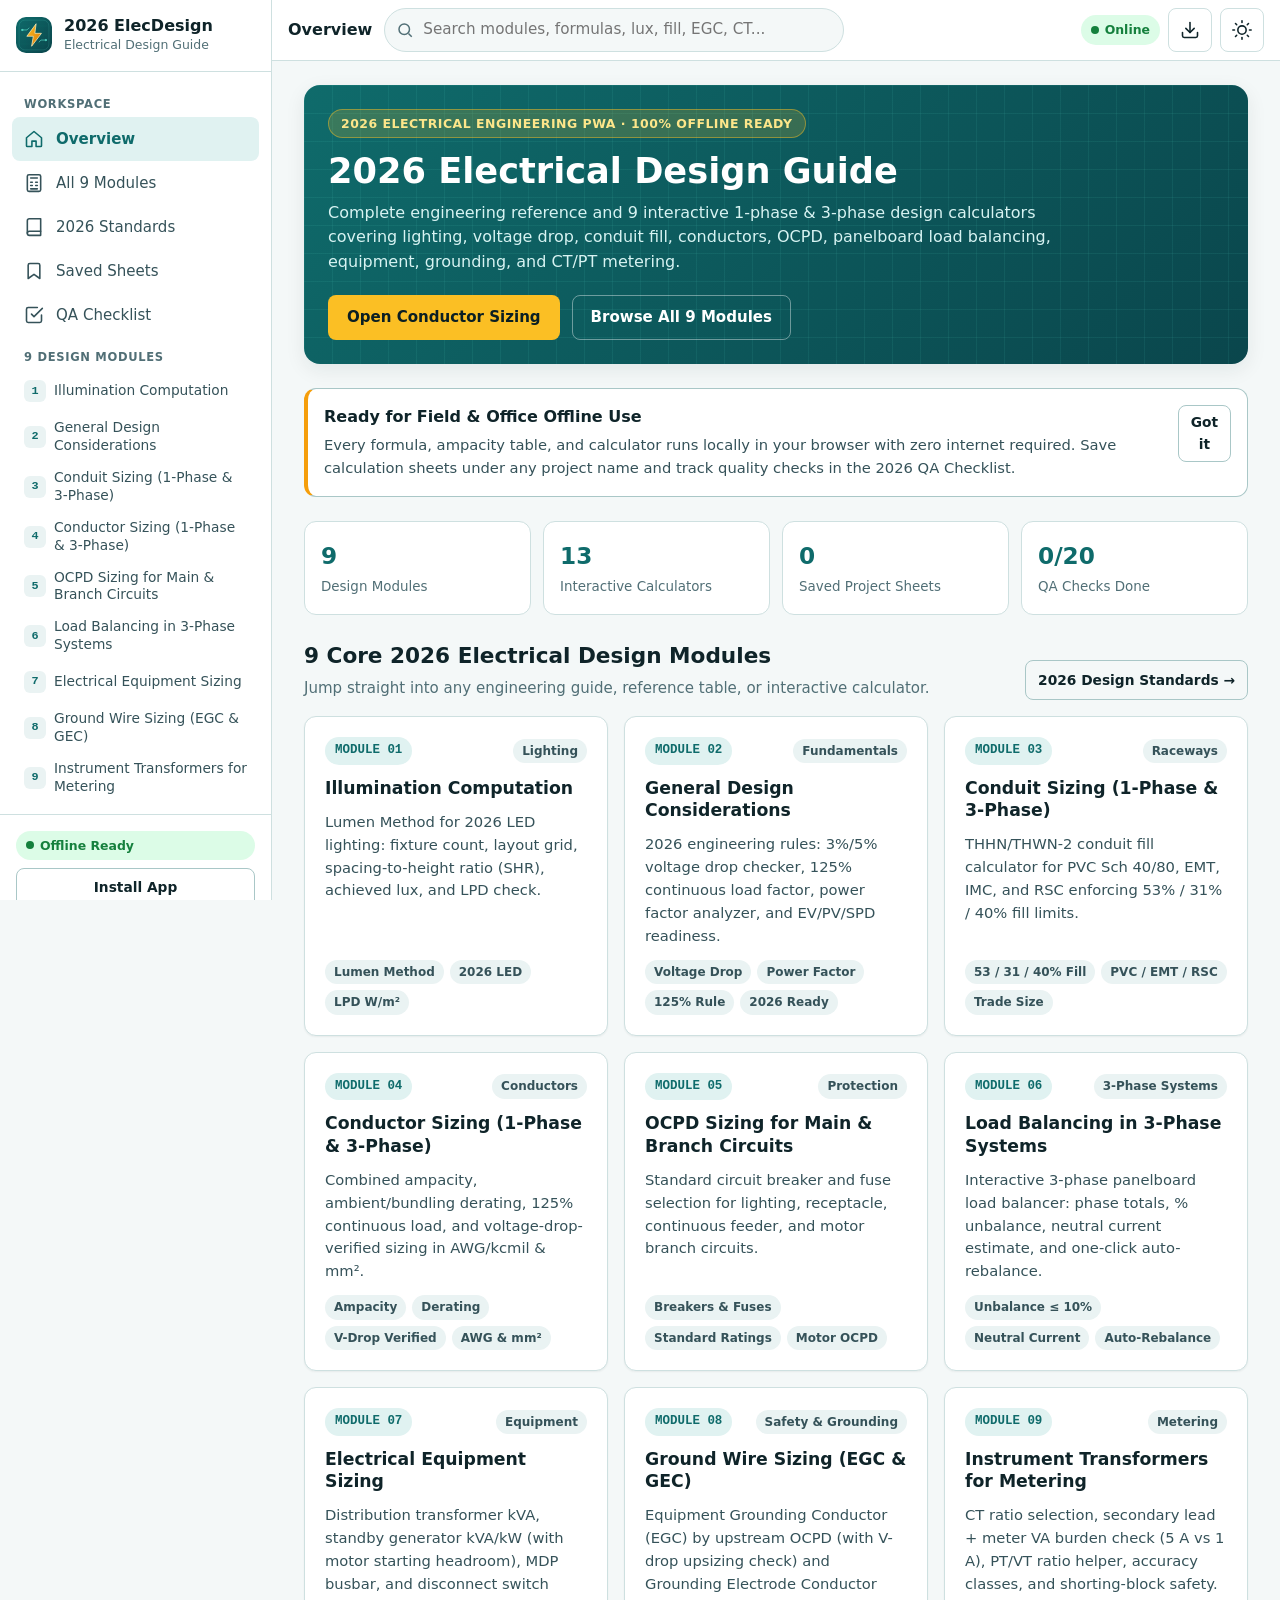
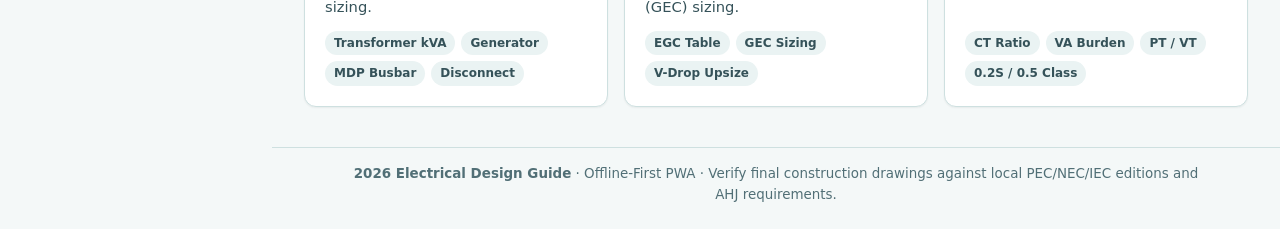
<file: index.html>
<!DOCTYPE html>
<html lang="en" data-theme="system">
<head>
  <meta charset="UTF-8">
  <meta name="viewport" content="width=device-width, initial-scale=1.0, viewport-fit=cover">
  <title>2026 Electrical Design Guide — Engineering Reference & Calculators</title>
  <meta name="description" content="Offline-first 2026 Electrical Design Guide PWA with 9 interactive engineering modules: illumination, general design, conduit sizing, conductor sizing, OCPD, 3-phase load balancing, equipment sizing, grounding, and metering.">
  <meta name="keywords" content="2026 electrical design, electrical engineering calculators, lumen method, conduit fill, conductor sizing, voltage drop, OCPD sizing, 3-phase load balancing, EGC GEC grounding, CT PT metering">
  <meta name="author" content="2026 Electrical Design Guide">
  <link rel="canonical" href="https://githubbest729.github.io/electricaldesign/">
  <link rel="manifest" href="./manifest.webmanifest">
  <link rel="icon" href="./favicon.ico" sizes="any">
  <link rel="icon" href="./favicon.svg" type="image/svg+xml">
  <link rel="icon" type="image/png" sizes="32x32" href="./icons/favicon-32x32.png">
  <link rel="icon" type="image/png" sizes="16x16" href="./icons/favicon-16x16.png">
  <link rel="apple-touch-icon" sizes="180x180" href="./apple-touch-icon.png">
  <meta name="apple-mobile-web-app-capable" content="yes">
  <meta name="mobile-web-app-capable" content="yes">
  <meta name="apple-mobile-web-app-status-bar-style" content="black-translucent">
  <meta name="apple-mobile-web-app-title" content="2026 ElecDesign">
  <meta name="theme-color" content="#0F6B6B" media="(prefers-color-scheme: light)">
  <meta name="theme-color" content="#0B1519" media="(prefers-color-scheme: dark)">
  <meta property="og:type" content="website">
  <meta property="og:site_name" content="2026 Electrical Design Guide">
  <meta property="og:title" content="2026 Electrical Design Guide — Offline Engineering Toolkit">
  <meta property="og:description" content="Complete 2026 electrical design guide and 9 interactive 1-phase & 3-phase calculators: lighting, conduit fill, conductor sizing, OCPD, load balancing, equipment, grounding, and CT/PT metering.">
  <meta property="og:url" content="https://githubbest729.github.io/electricaldesign/">
  <meta property="og:image" content="https://githubbest729.github.io/electricaldesign/images/og-image.png">
  <meta property="og:image:width" content="1200">
  <meta property="og:image:height" content="630">
  <meta property="og:image:alt" content="2026 Electrical Design Guide PWA banner">
  <meta name="twitter:card" content="summary_large_image">
  <meta name="twitter:title" content="2026 Electrical Design Guide">
  <meta name="twitter:description" content="Offline-first 2026 electrical engineering reference and 9 interactive 1-Ph & 3-Ph design calculators.">
  <meta name="twitter:image" content="https://githubbest729.github.io/electricaldesign/images/og-image.png">
  <link rel="stylesheet" href="./css/styles.css">
</head>
<body>
  <a class="skip-link" href="#main-content">Skip to main content</a>
  <div class="app-shell">
    <aside class="sidebar" id="sidebar" aria-label="Primary navigation">
      <div class="sidebar-brand">
        <a href="#/home" class="brand-link" aria-label="2026 Electrical Design Guide Home">
          <img src="./favicon.svg" alt="" width="36" height="36" class="brand-logo">
          <div class="brand-text">
            <strong>2026 ElecDesign</strong>
            <span>Electrical Design Guide</span>
          </div>
        </a>
      </div>
      <nav class="side-nav" aria-label="Workspace sections">
        <div class="nav-group-label">Workspace</div>
        <a href="#/home" class="nav-item" data-route="home">
          <svg class="ic" viewBox="0 0 24 24" aria-hidden="true"><path d="M3 10.5L12 3l9 7.5V20a1 1 0 0 1-1 1h-5.5v-6.5h-5V21H4a1 1 0 0 1-1-1v-9.5z"/></svg>
          <span>Overview</span>
        </a>
        <a href="#/calculators" class="nav-item" data-route="calculators">
          <svg class="ic" viewBox="0 0 24 24" aria-hidden="true"><rect x="4" y="2" width="16" height="20" rx="2"/><line x1="8" y1="6" x2="16" y2="6"/><line x1="8" y1="11" x2="10" y2="11"/><line x1="14" y1="11" x2="16" y2="11"/><line x1="8" y1="15" x2="10" y2="15"/><line x1="14" y1="15" x2="16" y2="15"/><line x1="8" y1="19" x2="16" y2="19"/></svg>
          <span>All 9 Modules</span>
        </a>
        <a href="#/standards" class="nav-item" data-route="standards">
          <svg class="ic" viewBox="0 0 24 24" aria-hidden="true"><path d="M4 19.5A2.5 2.5 0 0 1 6.5 17H20"/><path d="M6.5 2H20v20H6.5A2.5 2.5 0 0 1 4 19.5v-15A2.5 2.5 0 0 1 6.5 2z"/></svg>
          <span>2026 Standards</span>
        </a>
        <a href="#/saved" class="nav-item" data-route="saved">
          <svg class="ic" viewBox="0 0 24 24" aria-hidden="true"><path d="M19 21l-7-5-7 5V5a2 2 0 0 1 2-2h10a2 2 0 0 1 2 2z"/></svg>
          <span>Saved Sheets</span>
          <span class="nav-count" id="saved-count-side" hidden>0</span>
        </a>
        <a href="#/checklist" class="nav-item" data-route="checklist">
          <svg class="ic" viewBox="0 0 24 24" aria-hidden="true"><path d="M9 11l3 3L22 4"/><path d="M21 12v7a2 2 0 0 1-2 2H5a2 2 0 0 1-2-2V5a2 2 0 0 1 2-2h11"/></svg>
          <span>QA Checklist</span>
        </a>
        <div class="nav-group-label">9 Design Modules</div>
        <div id="sidebar-modules" class="side-modules"></div>
      </nav>
      <div class="sidebar-footer">
        <div class="status-pill" id="net-status-side" role="status" aria-live="polite">
          <span class="dot"></span>
          <span>Offline Ready</span>
        </div>
        <button type="button" class="btn btn-sm btn-outline install-trigger" hidden>Install App</button>
      </div>
    </aside>

    <div class="main-column">
      <header class="topbar" role="banner">
        <div class="topbar-left">
          <a href="#/home" class="mobile-brand" aria-label="2026 Electrical Design Guide Home">
            <img src="./favicon.svg" alt="" width="30" height="30">
            <span>2026 ElecDesign</span>
          </a>
          <div class="page-crumb" id="page-crumb" aria-live="polite">Overview</div>
        </div>
        <div class="topbar-search">
          <label for="global-search" class="sr-only">Search 2026 electrical design modules, formulas, and tables</label>
          <div class="search-wrap">
            <svg class="search-ic" viewBox="0 0 24 24" aria-hidden="true"><circle cx="11" cy="11" r="7"/><line x1="21" y1="21" x2="16.65" y2="16.65"/></svg>
            <input id="global-search" type="search" placeholder="Search modules, formulas, lux, fill, EGC, CT..." autocomplete="off" aria-controls="search-results" aria-expanded="false">
            <button type="button" id="search-clear" class="search-clear" aria-label="Clear search" hidden>×</button>
          </div>
          <div id="search-results" class="search-popover" role="listbox" hidden></div>
        </div>
        <div class="topbar-actions">
          <span class="status-pill compact" id="net-status-top" role="status" aria-live="polite" title="Connection status">
            <span class="dot"></span>
            <span class="status-label">Online</span>
          </span>
          <button type="button" class="icon-btn install-trigger" id="install-btn-top" aria-label="Install app" title="Install PWA" hidden>
            <svg class="ic" viewBox="0 0 24 24" aria-hidden="true"><path d="M21 15v4a2 2 0 0 1-2 2H5a2 2 0 0 1-2-2v-4"/><polyline points="7 10 12 15 17 10"/><line x1="12" y1="15" x2="12" y2="3"/></svg>
          </button>
          <button type="button" class="icon-btn" id="theme-toggle" aria-label="Switch color theme" title="Theme: System">
            <svg class="ic" id="theme-icon" viewBox="0 0 24 24" aria-hidden="true"><circle cx="12" cy="12" r="5"/><line x1="12" y1="1" x2="12" y2="3"/><line x1="12" y1="21" x2="12" y2="23"/><line x1="4.22" y1="4.22" x2="5.64" y2="5.64"/><line x1="18.36" y1="18.36" x2="19.78" y2="19.78"/><line x1="1" y1="12" x2="3" y2="12"/><line x1="21" y1="12" x2="23" y2="12"/><line x1="4.22" y1="19.78" x2="5.64" y2="18.36"/><line x1="18.36" y1="5.64" x2="19.78" y2="4.22"/></svg>
          </button>
        </div>
      </header>
      <main id="main-content" class="main-content" tabindex="-1">
        <div class="loading-skeleton" aria-busy="true">
          <div class="skel-line skel-title"></div>
          <div class="skel-line skel-sub"></div>
          <div class="skel-grid">
            <div class="skel-card"></div><div class="skel-card"></div><div class="skel-card"></div>
          </div>
        </div>
      </main>
      <footer class="app-footer">
        <p><strong>2026 Electrical Design Guide</strong> · Offline-First PWA · Verify final construction drawings against local PEC/NEC/IEC editions and AHJ requirements.</p>
      </footer>
    </div>
  </div>

  <nav class="bottom-nav" aria-label="Mobile navigation">
    <a href="#/home" class="bnav-item" data-route="home">
      <svg class="ic" viewBox="0 0 24 24" aria-hidden="true"><path d="M3 10.5L12 3l9 7.5V20a1 1 0 0 1-1 1h-5.5v-6.5h-5V21H4a1 1 0 0 1-1-1v-9.5z"/></svg>
      <span>Home</span>
    </a>
    <a href="#/calculators" class="bnav-item" data-route="calculators">
      <svg class="ic" viewBox="0 0 24 24" aria-hidden="true"><rect x="4" y="2" width="16" height="20" rx="2"/><line x1="8" y1="6" x2="16" y2="6"/><line x1="8" y1="11" x2="10" y2="11"/><line x1="14" y1="11" x2="16" y2="11"/><line x1="8" y1="16" x2="16" y2="16"/></svg>
      <span>Modules</span>
    </a>
    <a href="#/standards" class="bnav-item" data-route="standards">
      <svg class="ic" viewBox="0 0 24 24" aria-hidden="true"><path d="M4 19.5A2.5 2.5 0 0 1 6.5 17H20"/><path d="M6.5 2H20v20H6.5A2.5 2.5 0 0 1 4 19.5v-15A2.5 2.5 0 0 1 6.5 2z"/></svg>
      <span>2026</span>
    </a>
    <a href="#/saved" class="bnav-item" data-route="saved">
      <svg class="ic" viewBox="0 0 24 24" aria-hidden="true"><path d="M19 21l-7-5-7 5V5a2 2 0 0 1 2-2h10a2 2 0 0 1 2 2z"/></svg>
      <span>Saved</span>
      <span class="bnav-dot" id="saved-count-mobile" hidden></span>
    </a>
    <a href="#/checklist" class="bnav-item" data-route="checklist">
      <svg class="ic" viewBox="0 0 24 24" aria-hidden="true"><path d="M9 11l3 3L22 4"/><path d="M21 12v7a2 2 0 0 1-2 2H5a2 2 0 0 1-2-2V5a2 2 0 0 1 2-2h11"/></svg>
      <span>Checklist</span>
    </a>
  </nav>

  <div class="modal-backdrop" id="modal-backdrop" hidden>
    <div class="modal" role="dialog" aria-modal="true" aria-labelledby="modal-title">
      <div class="modal-header">
        <h2 id="modal-title">Dialog</h2>
        <button type="button" class="icon-btn" id="modal-close" aria-label="Close dialog">×</button>
      </div>
      <div class="modal-body" id="modal-body"></div>
    </div>
  </div>

  <div id="toasts" class="toast-host" aria-live="polite" aria-atomic="true"></div>
  <script src="./js/app.js" defer></script>
</body>
</html>
</file>
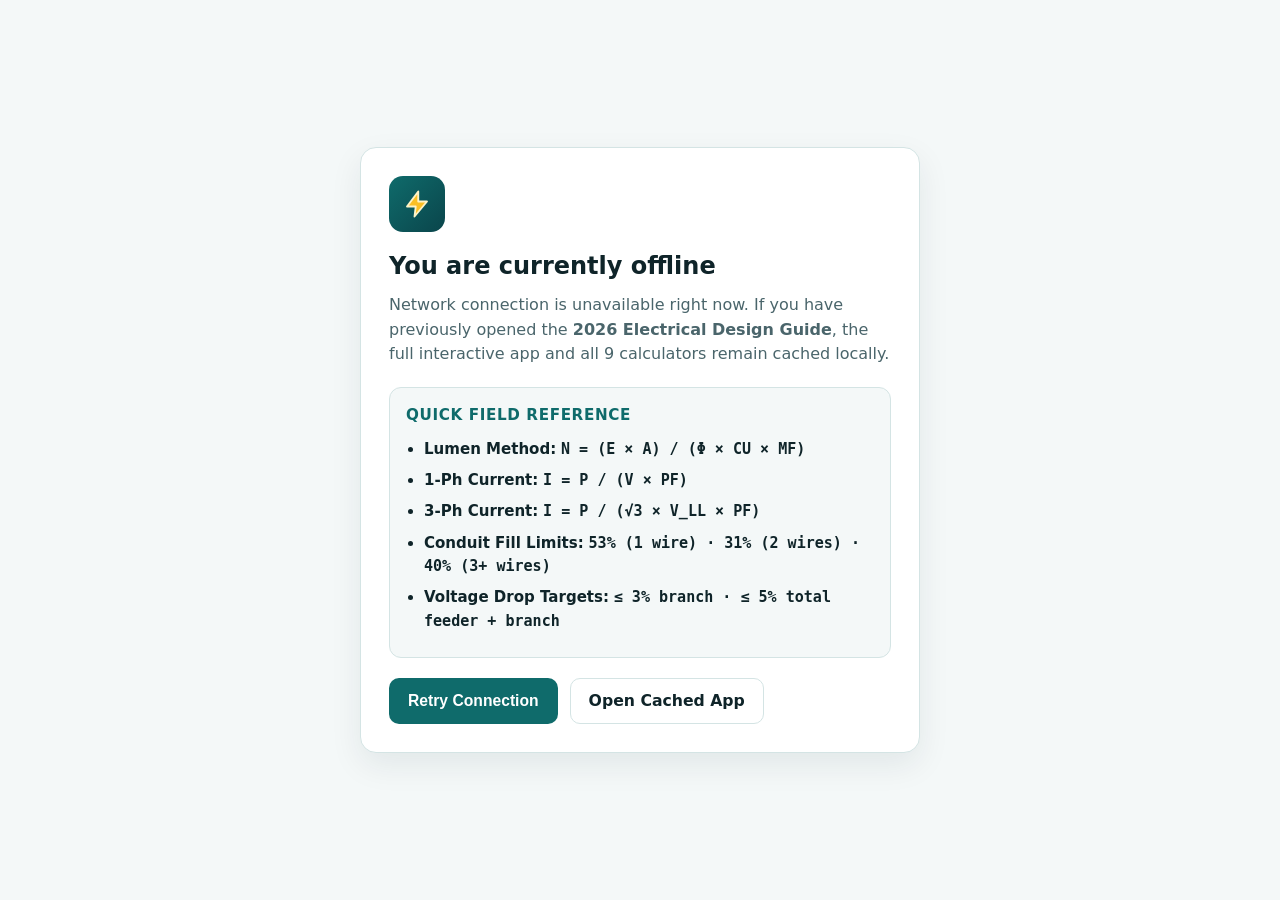
<file: offline.html>
<!DOCTYPE html>
<html lang="en">
<head>
  <meta charset="UTF-8">
  <meta name="viewport" content="width=device-width, initial-scale=1.0, viewport-fit=cover">
  <title>Offline — 2026 Electrical Design Guide</title>
  <meta name="theme-color" content="#0F6B6B">
  <style>
    :root { color-scheme: light dark; --bg: #F4F8F8; --card: #FFFFFF; --ink: #0F2429; --muted: #4A656B; --accent: #0F6B6B; --border: #D4E4E4; }
    @media (prefers-color-scheme: dark) {
      :root { --bg: #0B1519; --card: #132329; --ink: #E6F1F2; --muted: #93B0B5; --accent: #2DD4BF; --border: #1F3942; }
    }
    * { box-sizing: border-box; }
    body { margin: 0; min-height: 100dvh; font-family: system-ui, -apple-system, BlinkMacSystemFont, "Segoe UI", Roboto, sans-serif; background: var(--bg); color: var(--ink); display: grid; place-items: center; padding: 24px; line-height: 1.55; }
    main { width: 100%; max-width: 560px; background: var(--card); border: 1px solid var(--border); border-radius: 16px; padding: 28px; box-shadow: 0 12px 32px rgba(10, 40, 46, 0.08); }
    .icon { width: 56px; height: 56px; border-radius: 14px; background: linear-gradient(135deg, #0F6B6B, #0A454B); display: grid; place-items: center; margin-bottom: 16px; }
    h1 { margin: 0 0 8px; font-size: 1.5rem; }
    p { margin: 0 0 16px; color: var(--muted); }
    .formulas { background: var(--bg); border: 1px solid var(--border); border-radius: 12px; padding: 16px; margin: 20px 0; }
    .formulas h2 { margin: 0 0 10px; font-size: 0.95rem; text-transform: uppercase; letter-spacing: 0.04em; color: var(--accent); }
    .formulas ul { margin: 0; padding-left: 18px; }
    .formulas li { margin-bottom: 8px; font-size: 0.94rem; }
    code { font-family: ui-monospace, SFMono-Regular, Menlo, Consolas, monospace; font-weight: 600; color: var(--ink); }
    .actions { display: flex; gap: 12px; flex-wrap: wrap; }
    button, a.btn { min-height: 44px; padding: 10px 18px; border-radius: 10px; font-weight: 600; font-size: 0.98rem; cursor: pointer; text-decoration: none; display: inline-flex; align-items: center; justify-content: center; border: 1px solid transparent; }
    button.primary { background: #0F6B6B; color: #FFFFFF; }
    a.secondary { background: transparent; color: var(--ink); border-color: var(--border); }
  </style>
</head>
<body>
  <main>
    <div class="icon" aria-hidden="true">
      <svg width="30" height="30" viewBox="0 0 24 24" fill="none">
        <path d="M13 2L4 14h7l-1 8 10-12h-7l0-8z" fill="#FBBF24" stroke="#FEF3C7" stroke-width="1.5" stroke-linejoin="round"/>
      </svg>
    </div>
    <h1>You are currently offline</h1>
    <p>Network connection is unavailable right now. If you have previously opened the <strong>2026 Electrical Design Guide</strong>, the full interactive app and all 9 calculators remain cached locally.</p>
    <section class="formulas" aria-label="Quick offline reference formulas">
      <h2>Quick Field Reference</h2>
      <ul>
        <li><strong>Lumen Method:</strong> <code>N = (E × A) / (Φ × CU × MF)</code></li>
        <li><strong>1-Ph Current:</strong> <code>I = P / (V × PF)</code></li>
        <li><strong>3-Ph Current:</strong> <code>I = P / (√3 × V_LL × PF)</code></li>
        <li><strong>Conduit Fill Limits:</strong> <code>53% (1 wire) · 31% (2 wires) · 40% (3+ wires)</code></li>
        <li><strong>Voltage Drop Targets:</strong> <code>≤ 3% branch · ≤ 5% total feeder + branch</code></li>
      </ul>
    </section>
    <div class="actions">
      <button type="button" class="primary" onclick="window.location.reload()">Retry Connection</button>
      <a class="btn secondary" href="./index.html">Open Cached App</a>
    </div>
  </main>
</body>
</html>
</file>
<file: css/styles.css>
/* ==========================================================================
   2026 Electrical Design Guide — Production Stylesheet
   Mobile-first · WCAG AA · Light/Dark/High-Contrast · Safe-Area · Print
   ========================================================================== */
:root {
  color-scheme: light dark;
  --space-1: 4px; --space-2: 8px; --space-3: 12px; --space-4: 16px;
  --space-5: 20px; --space-6: 24px; --space-8: 32px; --space-10: 40px;
  --font-sans: system-ui, -apple-system, BlinkMacSystemFont, "Segoe UI", Roboto, "Helvetica Neue", Arial, sans-serif;
  --font-mono: ui-monospace, SFMono-Regular, Menlo, Monaco, Consolas, "Liberation Mono", monospace;
  --radius-sm: 8px; --radius-md: 12px; --radius-lg: 16px; --radius-pill: 999px;
  --shadow-sm: 0 1px 2px rgba(10, 36, 42, 0.06);
  --shadow-md: 0 6px 20px rgba(10, 36, 42, 0.08);
  --shadow-lg: 0 16px 40px rgba(10, 36, 42, 0.14);
  --ease-out: cubic-bezier(0.22, 1, 0.36, 1);
  --dur-fast: 150ms; --dur-med: 220ms;
  --sidebar-w: 272px; --bnav-h: 64px;
  --bg: #F4F8F8; --surface: #FFFFFF; --surface-alt: #EAF3F3; --surface-hover: #E1EFEF;
  --ink: #0F2429; --ink-2: #355259; --muted: #516F76;
  --border: #CEE0E0; --border-strong: #A9C7C7;
  --primary: #0F6B6B; --primary-hover: #0B5555; --primary-soft: #E0F2F1; --primary-ink: #FFFFFF;
  --accent: #B45309; --accent-bg: #FEF3C7; --accent-border: #F59E0B;
  --ok: #15803D; --ok-bg: #DCFCE7; --warn: #B45309; --warn-bg: #FEF3C7;
  --err: #B91C1C; --err-bg: #FEE2E2; --info: #0369A1; --info-bg: #E0F2FE;
  --focus-ring: 0 0 0 3px rgba(15, 107, 107, 0.35);
}
@media (prefers-color-scheme: dark) {
  :root[data-theme="system"] {
    --bg: #0B1519; --surface: #122228; --surface-alt: #182E36; --surface-hover: #1E3943;
    --ink: #E6F1F2; --ink-2: #B9D0D4; --muted: #8EABB0;
    --border: #233E47; --border-strong: #325763;
    --primary: #2DD4BF; --primary-hover: #5EEAD4; --primary-soft: rgba(45, 212, 191, 0.14); --primary-ink: #072225;
    --accent: #FBBF24; --accent-bg: rgba(245, 158, 11, 0.16); --accent-border: #F59E0B;
    --ok: #4ADE80; --ok-bg: rgba(34, 197, 94, 0.16); --warn: #FBBF24; --warn-bg: rgba(245, 158, 11, 0.16);
    --err: #F87171; --err-bg: rgba(239, 68, 68, 0.18); --info: #38BDF8; --info-bg: rgba(56, 189, 248, 0.16);
    --shadow-sm: 0 1px 2px rgba(0, 0, 0, 0.25); --shadow-md: 0 6px 20px rgba(0, 0, 0, 0.35); --shadow-lg: 0 16px 40px rgba(0, 0, 0, 0.5);
    --focus-ring: 0 0 0 3px rgba(45, 212, 191, 0.45);
  }
}
:root[data-theme="dark"] {
  --bg: #0B1519; --surface: #122228; --surface-alt: #182E36; --surface-hover: #1E3943;
  --ink: #E6F1F2; --ink-2: #B9D0D4; --muted: #8EABB0;
  --border: #233E47; --border-strong: #325763;
  --primary: #2DD4BF; --primary-hover: #5EEAD4; --primary-soft: rgba(45, 212, 191, 0.14); --primary-ink: #072225;
  --accent: #FBBF24; --accent-bg: rgba(245, 158, 11, 0.16); --accent-border: #F59E0B;
  --ok: #4ADE80; --ok-bg: rgba(34, 197, 94, 0.16); --warn: #FBBF24; --warn-bg: rgba(245, 158, 11, 0.16);
  --err: #F87171; --err-bg: rgba(239, 68, 68, 0.18); --info: #38BDF8; --info-bg: rgba(56, 189, 248, 0.16);
  --shadow-sm: 0 1px 2px rgba(0, 0, 0, 0.25); --shadow-md: 0 6px 20px rgba(0, 0, 0, 0.35); --shadow-lg: 0 16px 40px rgba(0, 0, 0, 0.5);
  --focus-ring: 0 0 0 3px rgba(45, 212, 191, 0.45);
}
@media (prefers-contrast: more) { :root { --border: #4A656B; --border-strong: #0F2429; } }
*, *::before, *::after { box-sizing: border-box; }
html { font-size: 16px; -webkit-text-size-adjust: 100%; scroll-behavior: smooth; }
body { margin: 0; font-family: var(--font-sans); font-size: 1rem; line-height: 1.55; background: var(--bg); color: var(--ink); min-height: 100dvh; overflow-x: hidden; }
img, svg { display: block; max-width: 100%; }
button, input, select, textarea { font: inherit; color: inherit; }
a { color: var(--primary); text-decoration: none; }
a:hover { text-decoration: underline; }
code, pre, .mono { font-family: var(--font-mono); font-variant-numeric: tabular-nums; }
.num { font-variant-numeric: tabular-nums; }
:focus-visible { outline: none; box-shadow: var(--focus-ring); }
.sr-only { position: absolute; width: 1px; height: 1px; padding: 0; margin: -1px; overflow: hidden; clip: rect(0, 0, 0, 0); white-space: nowrap; border: 0; }
.skip-link { position: fixed; top: -100px; left: var(--space-4); z-index: 1000; background: var(--primary); color: var(--primary-ink); padding: var(--space-3) var(--space-4); border-radius: var(--radius-sm); font-weight: 600; min-height: 44px; display: inline-flex; align-items: center; }
.skip-link:focus { top: var(--space-3); }
.ic { width: 20px; height: 20px; fill: none; stroke: currentColor; stroke-width: 1.9; stroke-linecap: round; stroke-linejoin: round; flex-shrink: 0; }
.app-shell { display: flex; min-height: 100dvh; width: 100%; }
.sidebar { display: none; flex-direction: column; width: var(--sidebar-w); flex-shrink: 0; background: var(--surface); border-right: 1px solid var(--border); position: sticky; top: 0; height: 100dvh; overflow-y: auto; padding-top: env(safe-area-inset-top, 0px); }
.sidebar-brand { padding: var(--space-4); border-bottom: 1px solid var(--border); }
.brand-link { display: flex; align-items: center; gap: var(--space-3); color: var(--ink); text-decoration: none; }
.brand-link:hover { text-decoration: none; }
.brand-logo { border-radius: 10px; }
.brand-text strong { display: block; font-size: 1rem; line-height: 1.2; }
.brand-text span { display: block; font-size: 0.78rem; color: var(--muted); }
.side-nav { padding: var(--space-3); flex: 1; }
.nav-group-label { font-size: 0.72rem; font-weight: 700; text-transform: uppercase; letter-spacing: 0.06em; color: var(--muted); padding: var(--space-3) var(--space-3) var(--space-1); }
.nav-item { display: flex; align-items: center; gap: var(--space-3); min-height: 44px; padding: var(--space-2) var(--space-3); border-radius: var(--radius-sm); color: var(--ink-2); font-weight: 500; font-size: 0.94rem; transition: background var(--dur-fast) var(--ease-out), color var(--dur-fast) var(--ease-out); }
.nav-item:hover { background: var(--surface-alt); color: var(--ink); text-decoration: none; }
.nav-item[aria-current="page"] { background: var(--primary-soft); color: var(--primary); font-weight: 600; }
.nav-count { margin-left: auto; background: var(--primary); color: var(--primary-ink); font-size: 0.75rem; font-weight: 700; padding: 2px 8px; border-radius: var(--radius-pill); }
.side-modules { display: flex; flex-direction: column; gap: 2px; }
.side-mod-link { display: flex; align-items: center; gap: var(--space-2); min-height: 40px; padding: 6px var(--space-3); border-radius: var(--radius-sm); color: var(--ink-2); font-size: 0.86rem; line-height: 1.3; }
.side-mod-link:hover { background: var(--surface-alt); color: var(--ink); text-decoration: none; }
.side-mod-link[aria-current="page"] { background: var(--primary-soft); color: var(--primary); font-weight: 600; }
.mod-num-chip { width: 22px; height: 22px; border-radius: 6px; background: var(--surface-alt); color: var(--primary); font-family: var(--font-mono); font-size: 0.74rem; font-weight: 700; display: inline-grid; place-items: center; flex-shrink: 0; }
.sidebar-footer { padding: var(--space-4); border-top: 1px solid var(--border); display: flex; flex-direction: column; gap: var(--space-2); }
.main-column { flex: 1; min-width: 0; display: flex; flex-direction: column; }
.topbar { position: sticky; top: 0; z-index: 40; background: var(--surface); border-bottom: 1px solid var(--border); padding: calc(var(--space-2) + env(safe-area-inset-top, 0px)) var(--space-4) var(--space-2); display: flex; align-items: center; gap: var(--space-3); flex-wrap: wrap; }
.topbar-left { display: flex; align-items: center; gap: var(--space-3); min-width: 0; }
.mobile-brand { display: inline-flex; align-items: center; gap: var(--space-2); color: var(--ink); font-weight: 700; font-size: 0.96rem; white-space: nowrap; }
.mobile-brand:hover { text-decoration: none; }
.page-crumb { display: none; font-weight: 600; color: var(--ink); white-space: nowrap; overflow: hidden; text-overflow: ellipsis; }
.topbar-search { position: relative; flex: 1; min-width: 180px; max-width: 460px; order: 3; flex-basis: 100%; }
.search-wrap { position: relative; display: flex; align-items: center; }
.search-ic { position: absolute; left: 12px; width: 18px; height: 18px; fill: none; stroke: var(--muted); stroke-width: 2; pointer-events: none; }
#global-search { width: 100%; min-height: 44px; padding: 8px 38px 8px 38px; border-radius: var(--radius-pill); border: 1px solid var(--border); background: var(--bg); color: var(--ink); font-size: 0.95rem; }
#global-search:focus { border-color: var(--primary); background: var(--surface); }
.search-clear { position: absolute; right: 6px; width: 34px; height: 34px; border: none; background: transparent; color: var(--muted); font-size: 1.25rem; border-radius: 50%; cursor: pointer; }
.search-popover { position: absolute; top: calc(100% + 6px); left: 0; right: 0; background: var(--surface); border: 1px solid var(--border-strong); border-radius: var(--radius-md); box-shadow: var(--shadow-lg); max-height: 360px; overflow-y: auto; z-index: 60; padding: var(--space-2); }
.search-hit { display: flex; flex-direction: column; gap: 2px; padding: var(--space-3); border-radius: var(--radius-sm); color: var(--ink); text-decoration: none; }
.search-hit:hover { background: var(--surface-alt); text-decoration: none; }
.search-hit strong { font-size: 0.94rem; }
.search-hit span { font-size: 0.82rem; color: var(--muted); }
.search-empty { padding: var(--space-4); text-align: center; color: var(--muted); font-size: 0.9rem; }
.topbar-actions { display: flex; align-items: center; gap: var(--space-2); margin-left: auto; }
.status-pill { display: inline-flex; align-items: center; gap: 6px; padding: 5px 10px; border-radius: var(--radius-pill); font-size: 0.78rem; font-weight: 600; background: var(--ok-bg); color: var(--ok); white-space: nowrap; }
.status-pill .dot { width: 8px; height: 8px; border-radius: 50%; background: currentColor; }
.status-pill.offline { background: var(--warn-bg); color: var(--warn); }
.icon-btn { width: 44px; height: 44px; border-radius: var(--radius-sm); border: 1px solid var(--border); background: var(--surface); color: var(--ink); display: inline-grid; place-items: center; cursor: pointer; transition: background var(--dur-fast) var(--ease-out), border-color var(--dur-fast) var(--ease-out); }
.icon-btn:hover { background: var(--surface-alt); border-color: var(--border-strong); }
.main-content { flex: 1; width: 100%; max-width: 1120px; margin: 0 auto; padding: var(--space-5) var(--space-4) calc(var(--bnav-h) + var(--space-8) + env(safe-area-inset-bottom, 0px)); }
.app-footer { padding: var(--space-4); padding-bottom: calc(var(--bnav-h) + var(--space-5) + env(safe-area-inset-bottom, 0px)); border-top: 1px solid var(--border); color: var(--muted); font-size: 0.84rem; text-align: center; }
.app-footer p { margin: 0 auto; max-width: 860px; }
.bottom-nav { position: fixed; bottom: 0; left: 0; right: 0; z-index: 50; background: var(--surface); border-top: 1px solid var(--border); display: grid; grid-template-columns: repeat(5, 1fr); padding-bottom: env(safe-area-inset-bottom, 0px); box-shadow: 0 -4px 16px rgba(10, 36, 42, 0.06); }
.bnav-item { position: relative; min-height: var(--bnav-h); display: flex; flex-direction: column; align-items: center; justify-content: center; gap: 3px; color: var(--muted); font-size: 0.72rem; font-weight: 600; text-decoration: none; }
.bnav-item:hover { text-decoration: none; color: var(--ink); }
.bnav-item[aria-current="page"] { color: var(--primary); }
.bnav-dot { position: absolute; top: 10px; right: calc(50% - 14px); width: 8px; height: 8px; border-radius: 50%; background: var(--accent-border); }
.btn { min-height: 44px; padding: 10px 18px; border-radius: var(--radius-sm); border: 1px solid transparent; font-weight: 600; font-size: 0.94rem; cursor: pointer; display: inline-flex; align-items: center; justify-content: center; gap: var(--space-2); text-decoration: none; transition: transform var(--dur-fast) var(--ease-out), background var(--dur-fast) var(--ease-out), border-color var(--dur-fast) var(--ease-out); }
.btn:active { transform: scale(0.98); }
.btn:hover { text-decoration: none; }
.btn-primary { background: var(--primary); color: var(--primary-ink); }
.btn-primary:hover { background: var(--primary-hover); }
.btn-accent { background: var(--accent-bg); color: var(--accent); border-color: var(--accent-border); }
.btn-outline { background: transparent; color: var(--ink); border-color: var(--border-strong); }
.btn-outline:hover { background: var(--surface-alt); }
.btn-danger { background: var(--err-bg); color: var(--err); border-color: transparent; }
.btn-sm { min-height: 40px; padding: 6px 12px; font-size: 0.86rem; }
.hero-card { background: linear-gradient(135deg, #0F6B6B 0%, #0A464C 100%); color: #FFFFFF; border-radius: var(--radius-lg); padding: var(--space-6); margin-bottom: var(--space-6); box-shadow: var(--shadow-md); position: relative; overflow: hidden; }
.hero-card::after { content: ""; position: absolute; inset: 0; background-image: linear-gradient(rgba(94, 234, 212, 0.08) 1px, transparent 1px), linear-gradient(90deg, rgba(94, 234, 212, 0.08) 1px, transparent 1px); background-size: 28px 28px; pointer-events: none; }
.hero-inner { position: relative; z-index: 1; max-width: 760px; }
.hero-eyebrow { display: inline-flex; align-items: center; gap: 6px; background: rgba(251, 191, 36, 0.18); border: 1px solid rgba(251, 191, 36, 0.45); color: #FDE68A; padding: 4px 12px; border-radius: var(--radius-pill); font-size: 0.78rem; font-weight: 700; letter-spacing: 0.04em; text-transform: uppercase; margin-bottom: var(--space-3); }
.hero-card h1 { margin: 0 0 var(--space-2); font-size: clamp(1.5rem, 3.6vw, 2.2rem); line-height: 1.2; }
.hero-card p { margin: 0 0 var(--space-5); color: #D7F3F2; font-size: 1rem; }
.hero-actions { display: flex; flex-wrap: wrap; gap: var(--space-3); }
.hero-actions .btn-primary { background: #FBBF24; color: #0B1F23; }
.hero-actions .btn-primary:hover { background: #F59E0B; }
.hero-actions .btn-outline { border-color: rgba(255, 255, 255, 0.4); color: #FFFFFF; }
.hero-actions .btn-outline:hover { background: rgba(255, 255, 255, 0.12); }
.onboarding-banner { background: var(--surface); border: 1px solid var(--border-strong); border-left: 4px solid var(--accent-border); border-radius: var(--radius-md); padding: var(--space-4); margin-bottom: var(--space-6); display: flex; gap: var(--space-4); align-items: flex-start; justify-content: space-between; }
.onboarding-banner h2 { margin: 0 0 4px; font-size: 1rem; }
.onboarding-banner p { margin: 0; color: var(--ink-2); font-size: 0.92rem; }
.section-head { display: flex; align-items: flex-end; justify-content: space-between; gap: var(--space-3); flex-wrap: wrap; margin-bottom: var(--space-4); }
.section-head h2 { margin: 0; font-size: 1.35rem; }
.section-head p { margin: 4px 0 0; color: var(--muted); font-size: 0.94rem; }
.stats-row { display: grid; grid-template-columns: repeat(auto-fit, minmax(150px, 1fr)); gap: var(--space-3); margin-bottom: var(--space-6); }
.stat-tile { background: var(--surface); border: 1px solid var(--border); border-radius: var(--radius-md); padding: var(--space-4); }
.stat-tile strong { display: block; font-size: 1.45rem; color: var(--primary); font-variant-numeric: tabular-nums; }
.stat-tile span { font-size: 0.84rem; color: var(--muted); }
.chip-row { display: flex; flex-wrap: wrap; gap: var(--space-2); margin-bottom: var(--space-4); }
.chip { min-height: 40px; padding: 6px 14px; border-radius: var(--radius-pill); border: 1px solid var(--border); background: var(--surface); color: var(--ink-2); font-size: 0.86rem; font-weight: 600; cursor: pointer; }
.chip[aria-pressed="true"] { background: var(--primary); color: var(--primary-ink); border-color: var(--primary); }
.module-grid { display: grid; grid-template-columns: repeat(auto-fill, minmax(280px, 1fr)); gap: var(--space-4); }
.mod-card { background: var(--surface); border: 1px solid var(--border); border-radius: var(--radius-md); padding: var(--space-5); display: flex; flex-direction: column; gap: var(--space-3); color: var(--ink); text-decoration: none; box-shadow: var(--shadow-sm); transition: transform var(--dur-fast) var(--ease-out), border-color var(--dur-fast) var(--ease-out), box-shadow var(--dur-fast) var(--ease-out); }
.mod-card:hover { transform: translateY(-2px); border-color: var(--primary); box-shadow: var(--shadow-md); text-decoration: none; }
.mod-card-top { display: flex; align-items: center; justify-content: space-between; gap: var(--space-2); }
.mod-badge-num { font-family: var(--font-mono); font-size: 0.78rem; font-weight: 700; padding: 4px 10px; border-radius: var(--radius-pill); background: var(--primary-soft); color: var(--primary); }
.mod-card h3 { margin: 0; font-size: 1.08rem; line-height: 1.3; }
.mod-card p { margin: 0; color: var(--ink-2); font-size: 0.92rem; flex: 1; }
.tag-list { display: flex; flex-wrap: wrap; gap: 6px; }
.tag { font-size: 0.75rem; font-weight: 600; padding: 3px 9px; border-radius: var(--radius-pill); background: var(--surface-alt); color: var(--ink-2); }
.back-bar { display: flex; align-items: center; justify-content: space-between; gap: var(--space-3); margin-bottom: var(--space-4); flex-wrap: wrap; }
.module-header { background: var(--surface); border: 1px solid var(--border); border-radius: var(--radius-lg); padding: var(--space-6); margin-bottom: var(--space-5); }
.module-header h1 { margin: var(--space-2) 0 var(--space-2); font-size: clamp(1.35rem, 3vw, 1.85rem); line-height: 1.25; }
.module-header p { margin: 0 0 var(--space-3); color: var(--ink-2); }
.tab-bar { display: flex; gap: var(--space-2); border-bottom: 1px solid var(--border); margin-bottom: var(--space-5); overflow-x: auto; padding-bottom: var(--space-2); }
.tab-btn { min-height: 44px; padding: 8px 16px; border-radius: var(--radius-sm); border: 1px solid transparent; background: transparent; color: var(--ink-2); font-weight: 600; font-size: 0.94rem; cursor: pointer; white-space: nowrap; }
.tab-btn[aria-selected="true"] { background: var(--primary-soft); color: var(--primary); border-color: var(--primary); }
.card { background: var(--surface); border: 1px solid var(--border); border-radius: var(--radius-md); padding: var(--space-5); margin-bottom: var(--space-5); box-shadow: var(--shadow-sm); }
.card h2, .card h3 { margin: 0 0 var(--space-2); }
.card-intro { margin: 0 0 var(--space-4); color: var(--muted); font-size: 0.94rem; }
.calc-layout { display: grid; grid-template-columns: 1fr; gap: var(--space-5); align-items: start; }
.form-grid { display: grid; grid-template-columns: repeat(auto-fill, minmax(210px, 1fr)); gap: var(--space-4); margin-bottom: var(--space-4); }
.field { display: flex; flex-direction: column; gap: 5px; }
.field[hidden] { display: none; }
.field label { font-weight: 600; font-size: 0.9rem; color: var(--ink); }
.field .unit { font-weight: 500; color: var(--muted); font-size: 0.84rem; }
.field input, .field select { min-height: 44px; padding: 9px 12px; border-radius: var(--radius-sm); border: 1px solid var(--border-strong); background: var(--bg); color: var(--ink); font-size: 0.98rem; width: 100%; }
.field input:focus, .field select:focus { border-color: var(--primary); background: var(--surface); }
.field input[aria-invalid="true"] { border-color: var(--err); }
.field .help { font-size: 0.8rem; color: var(--muted); }
.field-error { font-size: 0.82rem; color: var(--err); font-weight: 600; min-height: 1em; }
.form-actions { display: flex; flex-wrap: wrap; gap: var(--space-2); }
.result-panel { background: var(--bg); border: 1px solid var(--border); border-radius: var(--radius-md); padding: var(--space-4); }
.res-list { margin: 0; display: flex; flex-direction: column; gap: var(--space-2); }
.res-row { display: flex; justify-content: space-between; align-items: baseline; gap: var(--space-3); padding: var(--space-2) 0; border-bottom: 1px dashed var(--border); flex-wrap: wrap; }
.res-row:last-of-type { border-bottom: none; }
.res-row dt { color: var(--ink-2); font-size: 0.92rem; }
.res-row dd { margin: 0; font-family: var(--font-mono); font-weight: 700; font-size: 0.98rem; display: inline-flex; align-items: center; gap: 6px; flex-wrap: wrap; justify-content: flex-end; }
.res-row.big { background: var(--surface); border: 1px solid var(--border); border-radius: var(--radius-sm); padding: var(--space-3); margin: 4px 0; }
.res-row.big dd { font-size: 1.15rem; color: var(--primary); }
.res-row .u { font-weight: 500; font-size: 0.84rem; color: var(--muted); }
.badge { display: inline-flex; align-items: center; padding: 2px 8px; border-radius: var(--radius-pill); font-family: var(--font-sans); font-size: 0.72rem; font-weight: 700; letter-spacing: 0.04em; }
.badge.ok { background: var(--ok-bg); color: var(--ok); }
.badge.warn { background: var(--warn-bg); color: var(--warn); }
.badge.err { background: var(--err-bg); color: var(--err); }
.meter-list { margin-top: var(--space-4); display: flex; flex-direction: column; gap: var(--space-3); }
.meter-head { display: flex; justify-content: space-between; font-size: 0.84rem; font-weight: 600; margin-bottom: 5px; }
.meter-track { height: 12px; background: var(--surface-alt); border-radius: var(--radius-pill); overflow: hidden; border: 1px solid var(--border); }
.meter-fill { height: 100%; border-radius: var(--radius-pill); transition: width var(--dur-med) var(--ease-out); background: var(--primary); }
.meter-fill.ok { background: var(--ok); }
.meter-fill.warn { background: var(--accent-border); }
.meter-fill.err { background: var(--err); }
.res-notes { margin: var(--space-3) 0 0; padding: var(--space-3) var(--space-4); background: var(--surface); border-left: 3px solid var(--primary); border-radius: var(--radius-sm); font-size: 0.88rem; color: var(--ink-2); }
.res-notes li { margin-bottom: 4px; }
.res-notes li:last-child { margin-bottom: 0; }
.res-error { padding: var(--space-4); border-radius: var(--radius-sm); background: var(--err-bg); color: var(--err); font-weight: 600; }
.res-error small { display: block; margin-top: 4px; font-weight: 500; }
.res-toolbar { display: flex; flex-wrap: wrap; gap: var(--space-2); margin-top: var(--space-4); padding-top: var(--space-3); border-top: 1px solid var(--border); }
.guide-list { padding-left: 20px; margin: var(--space-2) 0 var(--space-4); }
.guide-list li { margin-bottom: var(--space-2); color: var(--ink-2); }
.guide-list strong { color: var(--ink); }
.formula-grid { display: grid; grid-template-columns: repeat(auto-fill, minmax(260px, 1fr)); gap: var(--space-3); }
.formula-card { background: var(--bg); border: 1px solid var(--border); border-radius: var(--radius-sm); padding: var(--space-4); }
.formula-card h4 { margin: 0 0 6px; font-size: 0.92rem; color: var(--primary); }
.formula-eq { display: block; padding: var(--space-2) var(--space-3); background: var(--surface); border: 1px solid var(--border); border-radius: 6px; font-size: 0.92rem; font-weight: 700; margin-bottom: 6px; overflow-x: auto; }
.formula-card p { margin: 0; font-size: 0.82rem; color: var(--muted); }
.table-wrap { width: 100%; overflow-x: auto; border: 1px solid var(--border); border-radius: var(--radius-sm); margin-bottom: var(--space-2); }
table.data-table { width: 100%; border-collapse: collapse; font-size: 0.88rem; min-width: 480px; }
table.data-table th, table.data-table td { padding: 10px 12px; text-align: left; border-bottom: 1px solid var(--border); }
table.data-table th { background: var(--surface-alt); color: var(--ink); font-weight: 700; position: sticky; top: 0; }
table.data-table tr:last-child td { border-bottom: none; }
table.data-table td.num, table.data-table th.num { text-align: right; font-family: var(--font-mono); font-variant-numeric: tabular-nums; }
.table-note { font-size: 0.82rem; color: var(--muted); margin: 0 0 var(--space-4); }
.bal-add-row { display: grid; grid-template-columns: 2fr 1fr 1fr auto; gap: var(--space-2); margin-bottom: var(--space-4); }
.circuit-list { display: flex; flex-direction: column; gap: var(--space-2); margin-bottom: var(--space-4); }
.circuit-row { display: grid; grid-template-columns: 1fr auto auto auto; align-items: center; gap: var(--space-2); padding: var(--space-2) var(--space-3); background: var(--bg); border: 1px solid var(--border); border-radius: var(--radius-sm); }
.circuit-row select { min-height: 40px; padding: 4px 10px; border-radius: 6px; border: 1px solid var(--border-strong); background: var(--surface); font-weight: 700; }
.progress-card { background: var(--surface); border: 1px solid var(--border); border-radius: var(--radius-md); padding: var(--space-5); margin-bottom: var(--space-5); }
.checklist-group { background: var(--surface); border: 1px solid var(--border); border-radius: var(--radius-md); padding: var(--space-4) var(--space-5); margin-bottom: var(--space-4); }
.checklist-group h3 { margin: 0 0 var(--space-3); color: var(--primary); font-size: 1.04rem; }
.check-item { display: flex; align-items: flex-start; gap: var(--space-3); padding: var(--space-2) 0; border-bottom: 1px solid var(--border); }
.check-item:last-child { border-bottom: none; }
.check-item input[type="checkbox"] { width: 22px; height: 22px; margin-top: 2px; accent-color: var(--primary); flex-shrink: 0; cursor: pointer; }
.check-item label { cursor: pointer; flex: 1; color: var(--ink-2); }
.check-item input:checked + label { text-decoration: line-through; color: var(--muted); }
.empty-state { background: var(--surface); border: 1px dashed var(--border-strong); border-radius: var(--radius-lg); padding: var(--space-10) var(--space-6); text-align: center; }
.empty-state h3 { margin: 0 0 var(--space-2); }
.empty-state p { margin: 0 auto var(--space-5); max-width: 440px; color: var(--muted); }
.saved-card { background: var(--surface); border: 1px solid var(--border); border-radius: var(--radius-md); padding: var(--space-5); margin-bottom: var(--space-4); }
.saved-head { display: flex; justify-content: space-between; align-items: flex-start; gap: var(--space-3); flex-wrap: wrap; margin-bottom: var(--space-3); }
.saved-meta { font-size: 0.82rem; color: var(--muted); }
.callout-warn { background: var(--warn-bg); border: 1px solid var(--accent-border); border-radius: var(--radius-md); padding: var(--space-4); margin-bottom: var(--space-4); color: var(--ink); }
.callout-warn strong { color: var(--warn); }
.modal-backdrop { position: fixed; inset: 0; background: rgba(8, 22, 26, 0.62); display: grid; place-items: center; padding: var(--space-4); z-index: 100; }
.modal-backdrop[hidden] { display: none; }
.modal { width: 100%; max-width: 480px; background: var(--surface); border: 1px solid var(--border-strong); border-radius: var(--radius-lg); box-shadow: var(--shadow-lg); overflow: hidden; }
.modal-header { display: flex; align-items: center; justify-content: space-between; padding: var(--space-4) var(--space-5); border-bottom: 1px solid var(--border); }
.modal-header h2 { margin: 0; font-size: 1.1rem; }
.modal-body { padding: var(--space-5); }
.toast-host { position: fixed; left: var(--space-4); right: var(--space-4); bottom: calc(var(--bnav-h) + var(--space-4) + env(safe-area-inset-bottom, 0px)); z-index: 120; display: flex; flex-direction: column; align-items: center; gap: var(--space-2); pointer-events: none; }
.toast { pointer-events: auto; background: var(--ink); color: var(--surface); padding: var(--space-3) var(--space-4); border-radius: var(--radius-md); box-shadow: var(--shadow-lg); display: flex; align-items: center; gap: var(--space-3); max-width: 480px; width: fit-content; font-size: 0.92rem; }
.toast .x { background: transparent; border: none; color: inherit; font-size: 1.25rem; cursor: pointer; min-width: 36px; min-height: 36px; }
.loading-skeleton { padding: var(--space-4) 0; }
.skel-line { height: 20px; background: var(--surface-alt); border-radius: 6px; margin-bottom: var(--space-3); }
.skel-title { width: 55%; height: 32px; }
.skel-sub { width: 80%; }
.skel-grid { display: grid; grid-template-columns: repeat(auto-fill, minmax(240px, 1fr)); gap: var(--space-4); margin-top: var(--space-5); }
.skel-card { height: 150px; background: var(--surface-alt); border-radius: var(--radius-md); }
@media (min-width: 680px) { .topbar { flex-wrap: nowrap; } .topbar-search { order: 0; flex-basis: auto; } .bal-add-row { grid-template-columns: 2fr 1fr 1fr auto; } }
@media (max-width: 679px) { .bal-add-row { grid-template-columns: 1fr 1fr; } .bal-add-row input[name="label"] { grid-column: 1 / -1; } .bal-add-row button { grid-column: 1 / -1; } }
@media (min-width: 960px) {
  .sidebar { display: flex; } .mobile-brand { display: none; } .page-crumb { display: block; } .bottom-nav { display: none; }
  .main-content { padding: var(--space-6) var(--space-8) var(--space-10); } .app-footer { padding-bottom: var(--space-6); }
  .toast-host { bottom: var(--space-6); left: auto; right: var(--space-6); align-items: flex-end; }
  .calc-layout { grid-template-columns: 1.15fr 0.85fr; }
}
@media (prefers-reduced-motion: reduce) {
  html { scroll-behavior: auto; }
  *, *::before, *::after { animation-duration: 0.01ms !important; transition-duration: 0.01ms !important; }
}
@media print {
  .sidebar, .topbar, .bottom-nav, .toast-host, .modal-backdrop, .form-actions, .res-toolbar, .back-bar, .onboarding-banner, .install-trigger { display: none !important; }
  body { background: #FFFFFF !important; color: #000000 !important; }
  .main-content { padding: 0 !important; max-width: 100% !important; }
  .card, .saved-card, .result-panel { box-shadow: none !important; border: 1px solid #888888 !important; break-inside: avoid; }
}
</file>
